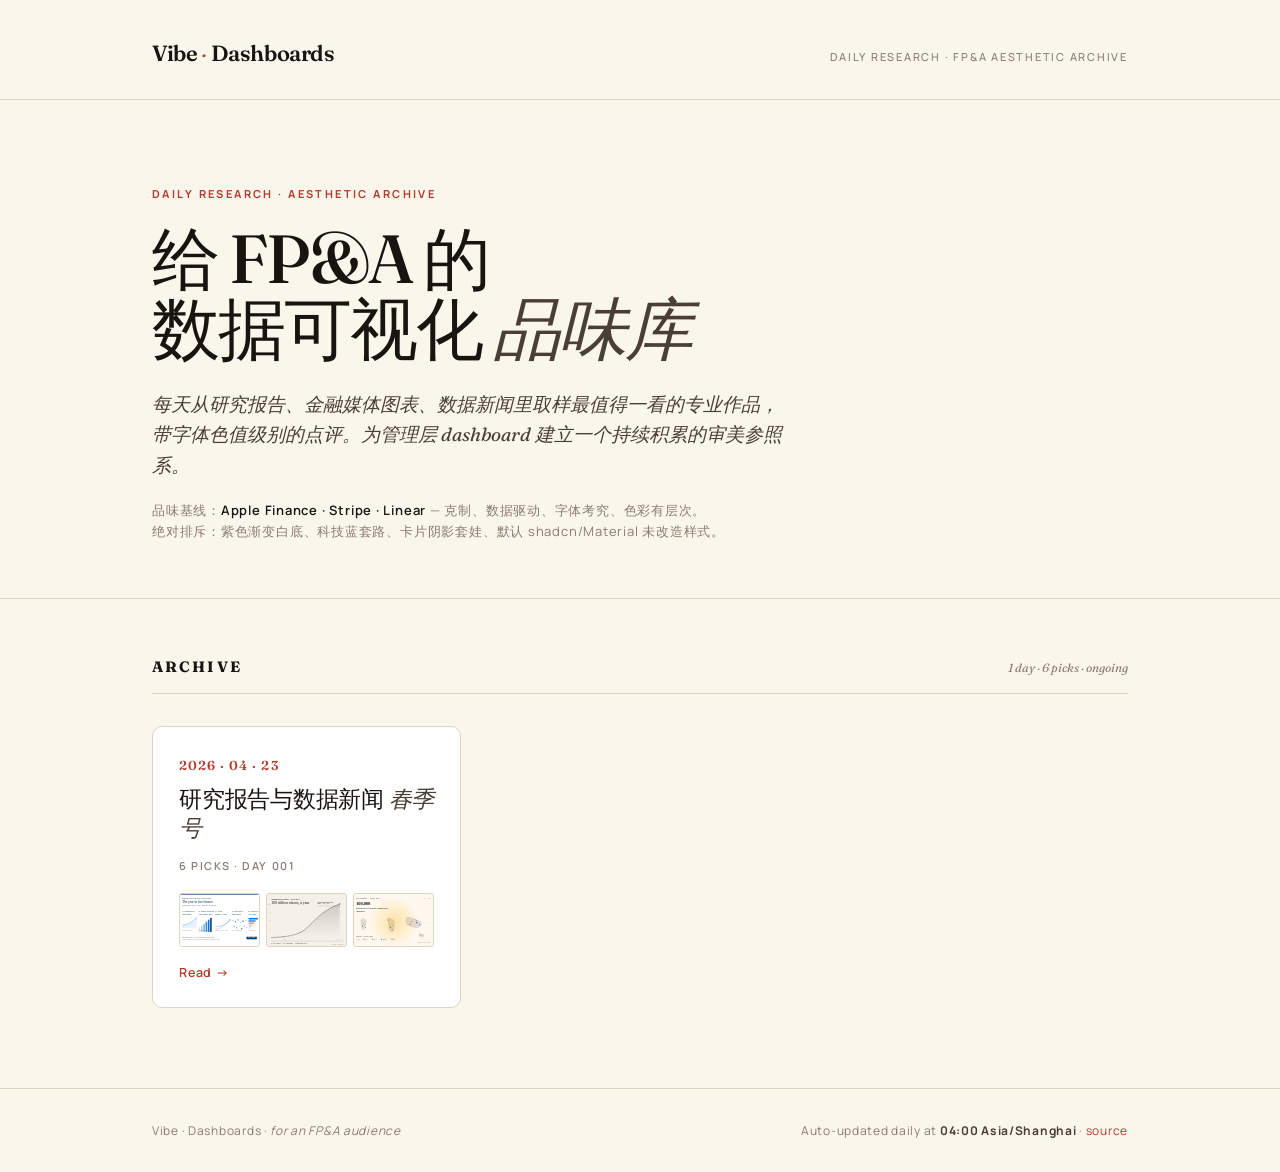
<file: index.html>
<!DOCTYPE html>
<html lang="zh-CN">
<head>
  <meta charset="UTF-8">
  <meta name="viewport" content="width=device-width, initial-scale=1.0">
  <title>Vibe-Dashboards · Daily Research Archive</title>
  <link rel="stylesheet" href="assets/style.css">
  <meta name="description" content="每日精选数据可视化研究 — 研究报告、金融媒体图表、数据新闻的审美品味库，为 FP&A 而建">
</head>
<body>

<header class="site-header">
  <div class="container">
    <div class="brand">Vibe<span>·</span>Dashboards</div>
    <div class="header-meta">Daily Research · FP&amp;A Aesthetic Archive</div>
  </div>
</header>

<section class="index-hero">
  <div class="container">
    <span class="eyebrow">Daily Research · Aesthetic Archive</span>
    <h1>给 FP&amp;A 的<br>数据可视化 <em>品味库</em></h1>
    <p class="lead">
      每天从研究报告、金融媒体图表、数据新闻里取样最值得一看的专业作品，带字体色值级别的点评。为管理层 dashboard 建立一个持续积累的审美参照系。
    </p>
    <p class="taste-line">
      品味基线：<strong>Apple Finance · Stripe · Linear</strong> — 克制、数据驱动、字体考究、色彩有层次。<br>
      绝对排斥：紫色渐变白底、科技蓝套路、卡片阴影套娃、默认 shadcn/Material 未改造样式。
    </p>
  </div>
</section>

<section class="catalog">
  <div class="container">
    <div class="catalog-header">
      <h2>Archive</h2>
      <span class="count">1 day · 6 picks · ongoing</span>
    </div>

    <div class="day-cards">

      <!-- NEW_DAY_CARDS_INSERT_HERE — daily cron inserts new cards ABOVE this marker so newest is at top -->

      <a href="daily/2026-04-23.html" class="day-card">
        <div class="day-date">2026 · 04 · 23</div>
        <div class="day-title">研究报告与数据新闻 <em style="font-style:italic;color:var(--ink-2);">春季号</em></div>
        <div class="day-count">6 picks · day 001</div>
        <div class="day-preview">
          <img src="assets/thumbs/2026-04-23/1.svg" alt="McKinsey">
          <img src="assets/thumbs/2026-04-23/3.svg" alt="a16z">
          <img src="assets/thumbs/2026-04-23/5.svg" alt="Pudding">
        </div>
        <div class="day-read">Read →</div>
      </a>

    </div>
  </div>
</section>

<footer class="site-footer">
  <div class="container">
    <div>Vibe · Dashboards · <em style="font-style:italic">for an FP&amp;A audience</em></div>
    <div>Auto-updated daily at <strong style="color:var(--ink-2);">04:00 Asia/Shanghai</strong> · <a href="https://github.com/mossali298-lang/vibe-dashboards" target="_blank" rel="noopener">source</a></div>
  </div>
</footer>

</body>
</html>
</file>
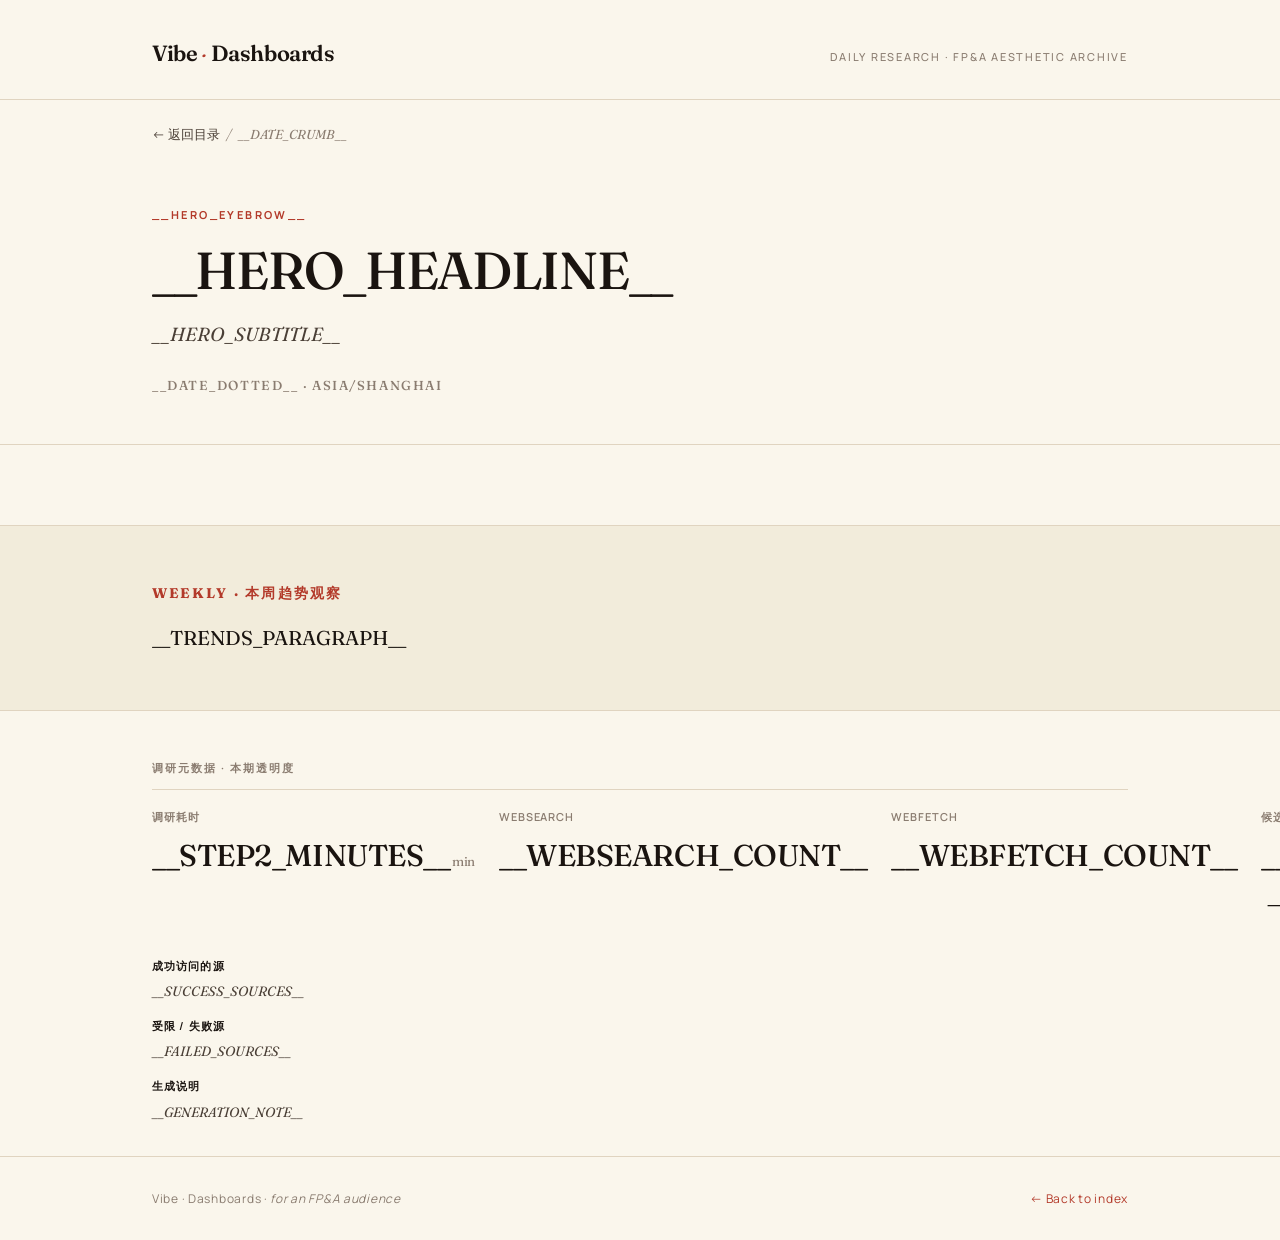
<file: daily/_template.html>
<!DOCTYPE html>
<html lang="zh-CN">
<head>
  <meta charset="UTF-8">
  <meta name="viewport" content="width=device-width, initial-scale=1.0">
  <title>__DATE_ISO__ · Vibe-Dashboards Daily Research</title>
  <link rel="stylesheet" href="../assets/style.css">
  <meta name="description" content="__META_DESCRIPTION__">
</head>
<body>

<header class="site-header">
  <div class="container">
    <div class="brand">Vibe<span>·</span>Dashboards</div>
    <div class="header-meta">Daily Research · FP&amp;A Aesthetic Archive</div>
  </div>
</header>

<div class="container">
  <nav class="breadcrumb">
    <a href="../index.html">← 返回目录</a> &nbsp;/&nbsp; <em>__DATE_CRUMB__</em>
  </nav>
</div>

<section class="daily-hero">
  <div class="container">
    <span class="hero-eyebrow">__HERO_EYEBROW__</span>
    <h1>__HERO_HEADLINE__</h1>
    <p class="subtitle">__HERO_SUBTITLE__</p>
    <div class="datestamp">__DATE_DOTTED__ · Asia/Shanghai</div>
  </div>
</section>

<main>
<section class="entries">
<div class="container">

<!-- ENTRIES_INSERT_ABOVE -->

</div>
</section>

<div class="trends-wrap">
  <div class="container">
    <section class="trends">
      <h2>Weekly · 本周趋势观察</h2>
      <p>__TRENDS_PARAGRAPH__</p>
    </section>
  </div>
</div>

<div class="container">
<section class="metadata">
  <h3>调研元数据 · 本期透明度</h3>
  <div class="metadata-grid">
    <div class="m">调研耗时 <strong>__STEP2_MINUTES__<span>min</span></strong></div>
    <div class="m">WebSearch <strong>__WEBSEARCH_COUNT__</strong></div>
    <div class="m">WebFetch <strong>__WEBFETCH_COUNT__</strong></div>
    <div class="m">候选 → 精选 <strong>__TOTAL_CANDIDATES__ → __KEPT_COUNT__</strong></div>
  </div>
  <div class="metadata-sources">
    <strong>成功访问的源</strong>
    __SUCCESS_SOURCES__
    <strong>受限 / 失败源</strong>
    __FAILED_SOURCES__
    <strong>生成说明</strong>
    __GENERATION_NOTE__
  </div>
</section>
</div>

</main>

<footer class="site-footer">
  <div class="container">
    <div>Vibe · Dashboards · <em style="font-style:italic">for an FP&amp;A audience</em></div>
    <div><a href="../index.html">← Back to index</a></div>
  </div>
</footer>

</body>
</html>
</file>
<file: assets/style.css>
/* ═══════════════════════════════════════════════════════════
   Vibe-Dashboards · Daily Research
   Editorial · Fraunces + Manrope · cream/ink/editorial-red
   ═══════════════════════════════════════════════════════════ */

@import url('https://fonts.googleapis.com/css2?family=Fraunces:ital,opsz,wght@0,9..144,400;0,9..144,500;0,9..144,600;1,9..144,400;1,9..144,500&family=Manrope:wght@400;500;600;700&display=swap');

:root {
  --bg: #faf6ec;
  --bg-soft: #f2ecdb;
  --paper: #ffffff;
  --ink: #1a1410;
  --ink-2: #4a3f36;
  --ink-3: #8a7c70;
  --hairline: #e0d4c0;
  --accent: #b33a2a;
  --accent-soft: #f4e8e4;
}

* { box-sizing: border-box; margin: 0; padding: 0; }

html, body {
  background: var(--bg);
  color: var(--ink);
  font-family: 'Manrope', -apple-system, 'PingFang SC', system-ui, sans-serif;
  font-size: 16px; line-height: 1.6;
  -webkit-font-smoothing: antialiased;
}

.container { max-width: 1040px; margin: 0 auto; padding: 0 32px; }

/* Site header */
.site-header { padding: 36px 0 28px; border-bottom: 1px solid var(--hairline); }
.site-header .container { display: flex; justify-content: space-between; align-items: baseline; }
.brand { font-family: 'Fraunces', Georgia, serif; font-size: 22px; font-weight: 600; letter-spacing: -0.02em; }
.brand span { color: var(--accent); margin: 0 4px; font-style: italic; font-weight: 400; }
.header-meta { font-size: 11px; color: var(--ink-3); letter-spacing: 0.16em; text-transform: uppercase; font-weight: 500; }

/* Breadcrumb */
.breadcrumb { padding: 24px 0 0; font-size: 13px; color: var(--ink-3); font-family: 'Fraunces', Georgia, serif; font-style: italic; }
.breadcrumb a { color: var(--ink-2); text-decoration: none; font-style: normal; font-family: 'Manrope', sans-serif; }
.breadcrumb a:hover { color: var(--accent); }

/* Daily hero */
.daily-hero { padding: 56px 0 48px; border-bottom: 1px solid var(--hairline); }
.hero-eyebrow { display: inline-block; font-size: 11px; letter-spacing: 0.22em; text-transform: uppercase; color: var(--accent); font-weight: 700; margin-bottom: 18px; }
.daily-hero h1 { font-family: 'Fraunces', Georgia, serif; font-size: 52px; font-weight: 500; line-height: 1.08; letter-spacing: -0.025em; margin-bottom: 22px; max-width: 820px; }
.daily-hero h1 em { font-style: italic; color: var(--ink-2); font-weight: 400; }
.daily-hero .subtitle { font-family: 'Fraunces', Georgia, serif; font-size: 19px; font-style: italic; color: var(--ink-2); max-width: 680px; line-height: 1.55; }
.datestamp { font-family: 'Fraunces', Georgia, serif; font-size: 13px; color: var(--ink-3); letter-spacing: 0.12em; margin-top: 26px; text-transform: uppercase; font-weight: 500; }

/* Entries */
.entries { padding: 32px 0 8px; }
.entry { padding: 48px 0; border-bottom: 1px solid var(--hairline); display: grid; grid-template-columns: 1fr 1.25fr; gap: 48px; align-items: flex-start; }
.entry:last-child { border-bottom: 0; }
.entry-thumb { order: 2; position: sticky; top: 24px; }
.entry-thumb img { display: block; width: 100%; height: auto; border: 1px solid var(--hairline); border-radius: 6px; background: var(--paper); }
.entry-thumb .caption { font-size: 12px; color: var(--ink-3); font-style: italic; margin-top: 10px; font-family: 'Fraunces', Georgia, serif; line-height: 1.4; }
.entry-body { order: 1; }
.entry-number { font-family: 'Fraunces', Georgia, serif; font-size: 12px; letter-spacing: 0.12em; color: var(--ink-3); margin-bottom: 10px; font-weight: 500; }
.entry-title-row { display: flex; align-items: center; gap: 10px; flex-wrap: wrap; margin-bottom: 10px; }
.entry h2 { font-family: 'Fraunces', Georgia, serif; font-size: 28px; font-weight: 500; letter-spacing: -0.015em; color: var(--ink); line-height: 1.2; flex: 1 1 auto; min-width: 200px; }
.entry h2 a { color: inherit; text-decoration: none; border-bottom: 1px solid var(--hairline); transition: border-color .15s; }
.entry h2 a:hover { border-bottom-color: var(--accent); }
.badge { display: inline-block; font-size: 10.5px; font-weight: 700; letter-spacing: 0.08em; padding: 4px 9px; border-radius: 3px; text-transform: uppercase; white-space: nowrap; }
.badge-star { background: var(--accent); color: var(--bg); }
.badge-type { background: transparent; color: var(--ink-2); border: 1px solid var(--hairline); font-weight: 500; }
.entry-meta { font-size: 13px; color: var(--ink-2); margin-bottom: 16px; line-height: 1.55; }
.entry-meta strong { color: var(--ink); font-weight: 600; }
.entry-topic { font-family: 'Fraunces', Georgia, serif; font-style: italic; font-size: 16px; color: var(--ink-2); margin-bottom: 20px; padding-left: 16px; border-left: 2px solid var(--accent); line-height: 1.5; }
.entry-highlights { list-style: none; margin-bottom: 22px; }
.entry-highlights li { padding: 8px 0 8px 20px; font-size: 14.5px; color: var(--ink); line-height: 1.62; position: relative; }
.entry-highlights li::before { content: ""; position: absolute; left: 0; top: 18px; width: 10px; height: 1px; background: var(--ink-3); }
.entry-highlights li strong { font-weight: 600; color: var(--ink); }
.entry-highlights li code { background: var(--bg-soft); padding: 1px 6px; border-radius: 3px; font-family: 'SF Mono', 'Menlo', monospace; font-size: 12px; color: var(--accent); }
.rating { display: flex; align-items: center; gap: 12px; font-size: 13px; margin-top: 14px; padding-top: 14px; border-top: 1px dashed var(--hairline); }
.rating-label { font-size: 11px; letter-spacing: 0.14em; text-transform: uppercase; color: var(--ink-3); font-weight: 600; }
.stars { color: var(--accent); letter-spacing: 0.1em; font-size: 15px; }

/* Trends */
.trends-wrap { background: var(--bg-soft); border-top: 1px solid var(--hairline); border-bottom: 1px solid var(--hairline); padding: 56px 0; margin-top: 40px; }
.trends h2 { font-family: 'Fraunces', Georgia, serif; font-size: 14px; font-weight: 700; letter-spacing: 0.16em; text-transform: uppercase; color: var(--accent); margin-bottom: 18px; }
.trends p { font-family: 'Fraunces', Georgia, serif; font-size: 20px; line-height: 1.6; color: var(--ink); max-width: 720px; font-weight: 400; }
.trends p em { font-style: italic; color: var(--ink-2); }

/* Metadata */
.metadata { padding: 48px 0 32px; }
.metadata h3 { font-size: 11px; letter-spacing: 0.18em; text-transform: uppercase; color: var(--ink-3); font-weight: 700; margin-bottom: 18px; padding-bottom: 12px; border-bottom: 1px solid var(--hairline); }
.metadata-grid { display: grid; grid-template-columns: repeat(4, 1fr); gap: 24px; }
.metadata-grid .m { font-size: 11px; color: var(--ink-3); letter-spacing: 0.08em; text-transform: uppercase; font-weight: 600; }
.metadata-grid .m strong { display: block; font-family: 'Fraunces', Georgia, serif; font-size: 30px; font-weight: 500; color: var(--ink); margin-top: 6px; letter-spacing: -0.015em; text-transform: none; }
.metadata-grid .m strong span { font-size: 13px; color: var(--ink-3); font-weight: 400; margin-left: 2px; }
.metadata-sources { margin-top: 28px; font-size: 13.5px; color: var(--ink-2); line-height: 1.8; font-family: 'Fraunces', Georgia, serif; font-style: italic; }
.metadata-sources strong { color: var(--ink); font-weight: 600; font-style: normal; font-family: 'Manrope', sans-serif; font-size: 11px; letter-spacing: 0.1em; text-transform: uppercase; display: block; margin-bottom: 4px; margin-top: 12px; }

/* Footer */
.site-footer { padding: 32px 0; border-top: 1px solid var(--hairline); font-size: 12px; color: var(--ink-3); letter-spacing: 0.06em; }
.site-footer .container { display: flex; justify-content: space-between; align-items: center; }
.site-footer a { color: var(--accent); text-decoration: none; }

/* ═════ Index (大目录) ═════ */
.index-hero { padding: 80px 0 56px; border-bottom: 1px solid var(--hairline); }
.index-hero .eyebrow { display: inline-block; font-size: 11px; letter-spacing: 0.22em; text-transform: uppercase; color: var(--accent); font-weight: 700; margin-bottom: 20px; }
.index-hero h1 { font-family: 'Fraunces', Georgia, serif; font-size: 68px; font-weight: 500; line-height: 1.03; letter-spacing: -0.03em; max-width: 820px; margin-bottom: 26px; }
.index-hero h1 em { font-style: italic; color: var(--ink-2); font-weight: 400; }
.index-hero .lead { font-family: 'Fraunces', Georgia, serif; font-size: 19px; font-style: italic; color: var(--ink-2); max-width: 640px; line-height: 1.6; }
.index-hero .taste-line { margin-top: 20px; font-size: 13px; color: var(--ink-3); letter-spacing: 0.06em; }
.index-hero .taste-line strong { color: var(--ink); font-weight: 600; }

.catalog { padding: 56px 0 80px; }
.catalog-header { display: flex; justify-content: space-between; align-items: baseline; margin-bottom: 32px; padding-bottom: 14px; border-bottom: 1px solid var(--hairline); }
.catalog-header h2 { font-family: 'Fraunces', Georgia, serif; font-size: 15px; font-weight: 700; letter-spacing: 0.14em; text-transform: uppercase; color: var(--ink); }
.catalog-header .count { font-size: 12px; color: var(--ink-3); font-family: 'Fraunces', Georgia, serif; font-style: italic; }

.day-cards { display: grid; grid-template-columns: repeat(3, 1fr); gap: 24px; }
.day-card { background: var(--paper); border: 1px solid var(--hairline); border-radius: 10px; padding: 28px 26px 24px; display: block; color: inherit; text-decoration: none; transition: transform .2s, box-shadow .25s, border-color .2s; }
.day-card:hover { transform: translateY(-3px); box-shadow: 0 16px 36px rgba(26,20,16,.07); border-color: var(--accent); }
.day-date { font-family: 'Fraunces', Georgia, serif; font-size: 13px; letter-spacing: 0.08em; color: var(--accent); font-weight: 600; margin-bottom: 10px; text-transform: uppercase; }
.day-title { font-family: 'Fraunces', Georgia, serif; font-size: 23px; font-weight: 500; letter-spacing: -0.01em; line-height: 1.25; color: var(--ink); margin-bottom: 14px; min-height: 58px; }
.day-count { font-size: 11px; color: var(--ink-3); letter-spacing: 0.14em; font-weight: 600; text-transform: uppercase; margin-bottom: 18px; }
.day-preview { display: grid; grid-template-columns: 1fr 1fr 1fr; gap: 6px; margin-bottom: 16px; }
.day-preview img { width: 100%; height: 54px; object-fit: cover; border-radius: 3px; border: 1px solid var(--hairline); background: var(--bg-soft); }
.day-read { font-size: 12.5px; color: var(--accent); font-weight: 600; letter-spacing: 0.06em; }

/* Source link — prominent entry link */
.entry-sources { margin: -6px 0 16px; }
.source-link {
  display: inline-flex; align-items: center; gap: 6px;
  font-size: 12.5px; font-weight: 600;
  color: var(--accent); letter-spacing: 0.03em;
  padding: 7px 14px; background: var(--accent-soft);
  border: 1px solid var(--accent-soft); border-radius: 999px;
  text-decoration: none;
  transition: background .15s, color .15s, border-color .15s, transform .15s;
}
.source-link:hover { background: var(--accent); color: var(--bg); border-color: var(--accent); transform: translateY(-1px); }
.source-link .arrow { font-size: 14px; transition: transform .15s; }
.source-link:hover .arrow { transform: translateX(2px); }
.source-link + .source-link { margin-left: 8px; }
.source-host { font-family: 'SF Mono', Menlo, monospace; font-size: 11px; opacity: 0.75; margin-left: 4px; font-weight: 500; }

/* Mobile */
@media (max-width: 760px) {
  .container { padding: 0 22px; }
  .site-header .container { flex-direction: column; gap: 8px; align-items: flex-start; }
  .daily-hero h1 { font-size: 34px; }
  .entry { grid-template-columns: 1fr; gap: 24px; padding: 36px 0; }
  .entry-thumb { order: 1; position: static; }
  .entry-body { order: 2; }
  .entry h2 { font-size: 22px; }
  .metadata-grid { grid-template-columns: repeat(2, 1fr); }
  .day-cards { grid-template-columns: 1fr; }
  .index-hero h1 { font-size: 38px; }
  .trends p { font-size: 17px; }
}
</file>
